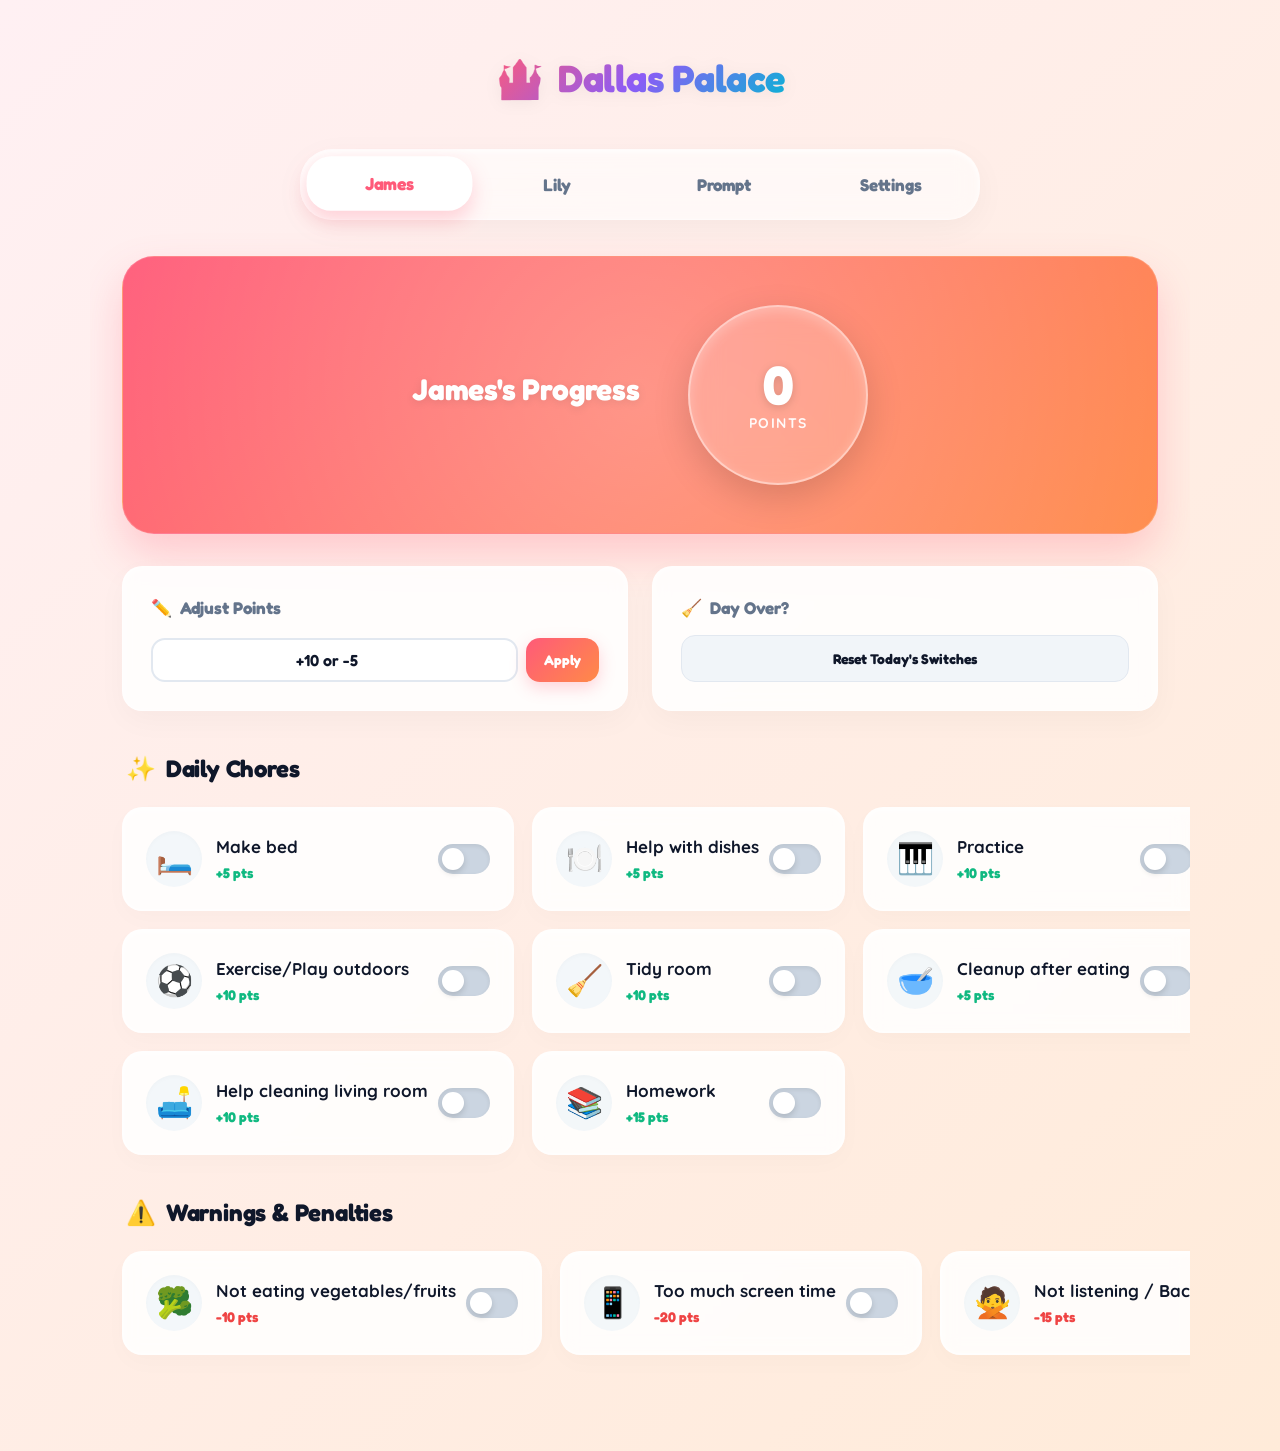
<file: index.html>
<!DOCTYPE html>
<html lang="en">
<head>
  <meta charset="UTF-8">
  <meta name="viewport" content="width=device-width, initial-scale=1, viewport-fit=cover">
  <title>Dallas Palace Chore Tracker</title>
  
  <!-- iOS Meta Tags for Home Screen Web App -->
  <meta name="apple-mobile-web-app-capable" content="yes">
  <meta name="apple-mobile-web-app-status-bar-style" content="black-translucent">
  <meta name="apple-mobile-web-app-title" content="Dallas Palace">
  
  <!-- Google Fonts -->
  <link rel="preconnect" href="https://fonts.googleapis.com">
  <link rel="preconnect" href="https://fonts.gstatic.com" crossorigin>
  <link href="https://fonts.googleapis.com/css2?family=Fredoka:wght@400;600;700;800&family=Quicksand:wght@400;600;700&display=swap" rel="stylesheet">
  
  <link rel="stylesheet" href="tracker.css">
</head>
<body>

  <!-- Confetti Particle Canvas -->
  <canvas id="confetti-canvas"></canvas>

  <div class="app-container">
    
    <!-- Top Header -->
    <header>
      <div class="brand-title">
        <span>🏰</span>
        <span>Dallas Palace</span>
      </div>

    </header>

    <!-- Navigation Tabs -->
    <nav class="nav-tabs">
      <button class="nav-tab active" onclick="switchTab('kid-1')" id="tab-kid-1">Kid 1</button>
      <button class="nav-tab" onclick="switchTab('kid-2')" id="tab-kid-2">Kid 2</button>
      <button class="nav-tab" onclick="switchTab('prompt')" id="tab-prompt">Prompt</button>
      <button class="nav-tab" onclick="switchTab('settings')" id="tab-settings">Settings</button>
    </nav>

    <!-- ================= DASHBOARDS ================= -->
    <main>
      
      <!-- Kid 1 Dashboard View -->
      <div id="view-kid-1" class="tab-view">
        <!-- Hero Point Card -->
        <div class="dashboard-hero">
          <div class="hero-title" id="hero-title-1">James's Progress</div>
          <div class="points-bubble" id="bubble-1">
            <span class="points-num" id="points-1">0</span>
            <span class="points-lbl">points</span>
          </div>
        </div>

        <!-- Controls Row -->
        <div class="controls-row">
          <!-- Manual Adj Card -->
          <div class="card">
            <div class="card-title">
              <span>✏️</span> Adjust Points
            </div>
            <div class="manual-adj-form">
              <input type="number" class="manual-adj-input" id="adj-1" placeholder="+10 or -5">
              <button class="btn btn-theme" onclick="applyManualAdjustment(0)">Apply</button>
            </div>
          </div>
          <!-- Reset Switches Card -->
          <div class="card">
            <div class="card-title">
              <span>🧹</span> Day Over?
            </div>
            <button class="btn btn-secondary btn-full" onclick="confirmResetSwitches(0)">
              Reset Today's Switches
            </button>
          </div>
        </div>

        <!-- Chores Section -->
        <div class="section-header">
          <span>✨</span> Daily Chores
        </div>
        <div class="grid-container" id="chores-grid-1">
          <!-- Populated by JS -->
        </div>

        <!-- Penalties Section -->
        <div class="section-header">
          <span>⚠️</span> Warnings & Penalties
        </div>
        <div class="grid-container" id="penalties-grid-1">
          <!-- Populated by JS -->
        </div>
      </div>

      <!-- Kid 2 Dashboard View -->
      <div id="view-kid-2" class="tab-view hidden">
        <!-- Hero Point Card -->
        <div class="dashboard-hero">
          <div class="hero-title" id="hero-title-2">Lily's Progress</div>
          <div class="points-bubble" id="bubble-2">
            <span class="points-num" id="points-2">0</span>
            <span class="points-lbl">points</span>
          </div>
        </div>

        <!-- Controls Row -->
        <div class="controls-row">
          <!-- Manual Adj Card -->
          <div class="card">
            <div class="card-title">
              <span>✏️</span> Adjust Points
            </div>
            <div class="manual-adj-form">
              <input type="number" class="manual-adj-input" id="adj-2" placeholder="+10 or -5">
              <button class="btn btn-theme" onclick="applyManualAdjustment(1)">Apply</button>
            </div>
          </div>
          <!-- Reset Switches Card -->
          <div class="card">
            <div class="card-title">
              <span>🧹</span> Day Over?
            </div>
            <button class="btn btn-secondary btn-full" onclick="confirmResetSwitches(1)">
              Reset Today's Switches
            </button>
          </div>
        </div>

        <!-- Chores Section -->
        <div class="section-header">
          <span>✨</span> Daily Chores
        </div>
        <div class="grid-container" id="chores-grid-2">
          <!-- Populated by JS -->
        </div>

        <!-- Penalties Section -->
        <div class="section-header">
          <span>⚠️</span> Warnings & Penalties
        </div>
        <div class="grid-container" id="penalties-grid-2">
          <!-- Populated by JS -->
        </div>
      </div>

      <!-- ================= PROMPT VIEW ================= -->
      <div id="view-prompt" class="tab-view hidden">
        <div class="prompt-container">
          <div class="prompt-header">
            <h3>App Creation Prompt</h3>
            <button class="btn btn-theme" onclick="copyPromptText()" id="btn-copy-prompt">
              <svg style="width:16px;height:16px;fill:currentColor;" viewBox="0 0 24 24">
                <path d="M16 1H4c-1.1 0-2 .9-2 2v14h2V3h12V1zm3 4H8c-1.1 0-2 .9-2 2v14c0 1.1.9 2 2 2h11c1.1 0 2-.9 2-2V7c0-1.1-.9-2-2-2zm0 16H8V7h11v14z"/>
              </svg>
              Copy Prompt
            </button>
          </div>
          <div class="prompt-body" id="prompt-content">Build a colorful chore and task tracking app for 2 kids as a single downloadable HTML file that works as a web app on android phone/ipad (saved to home screen via any browser). Name it "Dallas Palace Chore Tracker".

Next to the Settings button, add a tab named "Prompt" where the below prompt is pasted and nicely formatted - for anyone who wants to recreate the app using this prompt.

Layout & Design
• Two separate kid dashboards as tabs at the top
• Tab labels should show the kid's actual name (customizable)
• Theme with bright, colorful kid-friendly design
• Each chore displayed as a colorful card with a toggle switch
• Cumulative points displayed at the top of each kid's dashboard

Chores & Points
• Default starter chores: Make bed (5pts), Help with dishes (5pts), Practice (10pts), Exercise/Play outdoors (10pts), Tidy room (10pts), Cleanup after eating (5pts), Help cleaning living room (10pts), Homework (15pts)
• Tapping a chore card toggles it on/off and adds/deducts points accordingly
• A manual point adjustment field on each kid's page — type any positive or negative number and tap Apply to instantly update their total

Penalties
• A separate Penalties section in Settings where you can add negative-point items if needed (e.g. not eating vegetables/fruits -10 pts, too much screen time -20 pts)

Settings Panel
• Rename each kid (names update everywhere including tabs)
• Add, edit, and delete chores with custom names and point values
• Add, edit, and delete penalty items with custom names and point values
• Total Reset should happen only with confirmation
• A separate "Reset today's switches" button on each kid's dashboard that clears daily toggles without wiping cumulative points

Technical Requirements
• Single self-contained HTML file, no external dependencies
• Uses localStorage to persist all data (points, names, chores, today's switches) between sessions
• Includes apple-mobile-web-app-capable meta tags so it works cleanly when added to iPad home screen</div>
        </div>
      </div>

      <!-- ================= SETTINGS VIEW ================= -->
      <div id="view-settings" class="tab-view hidden">
        <div class="settings-container">
          
          <!-- Rename Kids -->
          <div class="settings-section-card">
            <h3>👤 Rename Kids</h3>
            <div class="settings-grid">
              <div class="input-group">
                <label class="input-label" for="input-kid1-name">Kid 1 Name</label>
                <input type="text" class="text-input" id="input-kid1-name" oninput="saveKidNames()">
              </div>
              <div class="input-group">
                <label class="input-label" for="input-kid2-name">Kid 2 Name</label>
                <input type="text" class="text-input" id="input-kid2-name" oninput="saveKidNames()">
              </div>
            </div>
          </div>

          <!-- Manage Chores -->
          <div class="settings-section-card">
            <h3>✨ Manage Chores</h3>
            <div class="settings-items-list" id="settings-chores-list">
              <!-- Rendered by JS -->
            </div>
            
            <div class="add-item-form">
              <h4 style="font-family: var(--font-display); font-size:14px; margin-bottom:6px;">Add New Chore</h4>
              <div class="add-item-row">
                <input type="text" class="text-input" id="new-chore-name" placeholder="Chore Name" style="padding: 8px;">
                <input type="number" class="text-input" id="new-chore-points" placeholder="Pts" style="padding: 8px;">
                <input type="text" class="text-input" id="new-chore-emoji" placeholder="Emoji" style="padding: 8px; text-align: center;">
              </div>
              <button class="btn btn-theme" onclick="addNewChore()" style="margin-top: 8px;">➕ Add Chore</button>
            </div>
          </div>

          <!-- Manage Penalties -->
          <div class="settings-section-card">
            <h3>⚠️ Manage Penalties</h3>
            <div class="settings-items-list" id="settings-penalties-list">
              <!-- Rendered by JS -->
            </div>
            
            <div class="add-item-form">
              <h4 style="font-family: var(--font-display); font-size:14px; margin-bottom:6px;">Add New Penalty</h4>
              <div class="add-item-row">
                <input type="text" class="text-input" id="new-penalty-name" placeholder="Penalty Name" style="padding: 8px;">
                <input type="number" class="text-input" id="new-penalty-points" placeholder="Pts" style="padding: 8px;">
                <input type="text" class="text-input" id="new-penalty-emoji" placeholder="Emoji" style="padding: 8px; text-align: center;">
              </div>
              <button class="btn btn-danger" onclick="addNewPenalty()" style="margin-top: 8px;">➕ Add Penalty</button>
            </div>
          </div>

          <!-- Total Reset -->
          <div class="settings-section-card" style="border-color: rgba(239, 68, 68, 0.3);">
            <h3 style="color: var(--danger); border-bottom-color: #fee2e2;">🚨 Danger Zone</h3>
            <p style="font-size: 13px; color: var(--text-muted); margin-bottom: 16px;">
              Wipe all points, rename kids back to default, and restore starter chores and penalty lists.
            </p>
            <button class="btn btn-danger btn-full" onclick="triggerTotalReset()">
              ⚠️ Total Reset (Wipe Everything)
            </button>
          </div>

        </div>
      </div>

    </main>
  </div>

  <!-- Custom Confirmation Modals -->
  <div class="modal-overlay" id="confirm-modal-overlay">
    <div class="modal">
      <div class="modal-title" id="modal-title-text">Confirm Action</div>
      <div class="modal-desc" id="modal-desc-text">Are you sure you want to proceed?</div>
      <div class="modal-actions">
        <button class="btn btn-secondary" onclick="closeConfirmModal(false)">Cancel</button>
        <button class="btn btn-danger" id="modal-confirm-btn" onclick="closeConfirmModal(true)">Yes, Proceed</button>
      </div>
    </div>
  </div>

  <!-- Toast Toast Notification -->
  <div class="toast" id="toast">
    <span id="toast-emoji">🎉</span>
    <span id="toast-text">Toggled successfully!</span>
  </div>

  <!-- ================= APP LOGIC ================= -->
  <script>
    // State management constants
    const STORAGE_KEY = 'dallas_palace_chore_tracker_state';

    const DEFAULT_CHORES = [
      { id: 'c1', name: 'Make bed', points: 5, emoji: '🛏️' },
      { id: 'c2', name: 'Help with dishes', points: 5, emoji: '🍽️' },
      { id: 'c3', name: 'Practice', points: 10, emoji: '🎹' },
      { id: 'c4', name: 'Exercise/Play outdoors', points: 10, emoji: '⚽' },
      { id: 'c5', name: 'Tidy room', points: 10, emoji: '🧹' },
      { id: 'c6', name: 'Cleanup after eating', points: 5, emoji: '🥣' },
      { id: 'c7', name: 'Help cleaning living room', points: 10, emoji: '🛋️' },
      { id: 'c8', name: 'Homework', points: 15, emoji: '📚' }
    ];

    const DEFAULT_PENALTIES = [
      { id: 'p1', name: 'Not eating vegetables/fruits', points: -10, emoji: '🥦' },
      { id: 'p2', name: 'Too much screen time', points: -20, emoji: '📱' },
      { id: 'p3', name: 'Not listening / Backtalk', points: -15, emoji: '🙅' }
    ];

    // Global application state
    let state = {
      activeTab: 'kid-1', // 'kid-1', 'kid-2', 'prompt', 'settings'
      kids: [
        { id: 'k1', name: 'James', points: 0, switches: {} },
        { id: 'k2', name: 'Lily', points: 0, switches: {} }
      ],
      chores: [...DEFAULT_CHORES],
      penalties: [...DEFAULT_PENALTIES]
    };

    let editingChoreId = null;
    let editingPenaltyId = null;

    // Load initial state
    function loadState() {
      const data = localStorage.getItem(STORAGE_KEY);
      if (data) {
        try {
          const parsed = JSON.parse(data);
          // Check version / compatibility structure
          if (parsed && parsed.kids && parsed.chores && parsed.penalties) {
            state = parsed;
          }
        } catch (e) {
          console.error("Error loading localStorage data", e);
        }
      } else {
        saveToLocalStorage();
      }
    }

    function saveToLocalStorage() {
      localStorage.setItem(STORAGE_KEY, JSON.stringify(state));
    }

    // Modal Prompts helper variables
    let modalActionCallback = null;
    let savedScrollY = 0;

    function lockBodyScroll() {
      savedScrollY = window.scrollY;
      document.body.classList.add('modal-open');
      document.body.style.top = `-${savedScrollY}px`;
    }

    function unlockBodyScroll() {
      document.body.classList.remove('modal-open');
      document.body.style.top = '';
      window.scrollTo(0, savedScrollY);
    }

    function openConfirmModal(title, desc, confirmText, callback) {
      document.getElementById('modal-title-text').innerText = title;
      document.getElementById('modal-desc-text').innerText = desc;
      const confirmBtn = document.getElementById('modal-confirm-btn');
      confirmBtn.innerText = confirmText;
      
      modalActionCallback = callback;
      document.getElementById('confirm-modal-overlay').classList.add('active');
      lockBodyScroll();
    }

    function closeConfirmModal(confirmed) {
      document.getElementById('confirm-modal-overlay').classList.remove('active');
      unlockBodyScroll();
      if (confirmed && modalActionCallback) {
        modalActionCallback();
      }
      modalActionCallback = null;
    }

    // Prevent accidental taps while scrolling on touch devices
    function attachScrollSafeClick(element, handler) {
      let startX = 0;
      let startY = 0;
      let moved = false;

      element.addEventListener('touchstart', (e) => {
        startX = e.touches[0].clientX;
        startY = e.touches[0].clientY;
        moved = false;
      }, { passive: true });

      element.addEventListener('touchmove', (e) => {
        const touch = e.touches[0];
        if (Math.abs(touch.clientX - startX) > 10 || Math.abs(touch.clientY - startY) > 10) {
          moved = true;
        }
      }, { passive: true });

      element.addEventListener('click', (e) => {
        if (moved) {
          e.preventDefault();
          return;
        }
        handler(e);
      });
    }

    // Show custom toast notification
    let toastTimeout = null;
    function showToast(text, emoji = '🎉') {
      const toast = document.getElementById('toast');
      document.getElementById('toast-text').innerText = text;
      document.getElementById('toast-emoji').innerText = emoji;
      
      toast.classList.add('active');
      
      if (toastTimeout) clearTimeout(toastTimeout);
      toastTimeout = setTimeout(() => {
        toast.classList.remove('active');
      }, 2500);
    }

    // Navigation and Themes
    function switchTab(tabId) {
      state.activeTab = tabId;
      
      // Update dynamic style attributes for theme
      const root = document.documentElement;
      if (tabId === 'kid-1') {
        root.style.setProperty('--theme-primary', 'var(--kid1-primary)');
        root.style.setProperty('--theme-secondary', 'var(--kid1-secondary)');
        root.style.setProperty('--theme-gradient', 'var(--kid1-gradient)');
        root.style.setProperty('--theme-bg', 'var(--kid1-bg)');
        root.style.setProperty('--theme-shadow', 'var(--kid1-shadow)');
        root.style.setProperty('--theme-bg-gradient', 'var(--kid1-bg-gradient)');
      } else if (tabId === 'kid-2') {
        root.style.setProperty('--theme-primary', 'var(--kid2-primary)');
        root.style.setProperty('--theme-secondary', 'var(--kid2-secondary)');
        root.style.setProperty('--theme-gradient', 'var(--kid2-gradient)');
        root.style.setProperty('--theme-bg', 'var(--kid2-bg)');
        root.style.setProperty('--theme-shadow', 'var(--kid2-shadow)');
        root.style.setProperty('--theme-bg-gradient', 'var(--kid2-bg-gradient)');
      } else {
        // Admin or settings style
        root.style.setProperty('--theme-primary', 'var(--admin-primary)');
        root.style.setProperty('--theme-secondary', 'var(--admin-primary)');
        root.style.setProperty('--theme-gradient', 'var(--admin-gradient)');
        root.style.setProperty('--theme-bg', '#faf5ff');
        root.style.setProperty('--theme-shadow', 'var(--admin-shadow)');
        root.style.setProperty('--theme-bg-gradient', 'var(--admin-bg-gradient)');
      }

      // Hide all tabs
      document.querySelectorAll('.tab-view').forEach(view => {
        view.classList.add('hidden');
      });
      document.querySelectorAll('.nav-tab').forEach(tab => {
        tab.classList.remove('active');
      });

      // Show selected tab
      if (tabId === 'kid-1') {
        document.getElementById('view-kid-1').classList.remove('hidden');
        document.getElementById('tab-kid-1').classList.add('active');
      } else if (tabId === 'kid-2') {
        document.getElementById('view-kid-2').classList.remove('hidden');
        document.getElementById('tab-kid-2').classList.add('active');
      } else if (tabId === 'prompt') {
        document.getElementById('view-prompt').classList.remove('hidden');
        document.getElementById('tab-prompt').classList.add('active');
      } else if (tabId === 'settings') {
        document.getElementById('view-settings').classList.remove('hidden');
        document.getElementById('tab-settings').classList.add('active');
        renderSettingsLists();
      }

      renderUI();
    }

    // Apply points animation
    function animatePoints(kidIndex) {
      const bubbleId = `bubble-${kidIndex + 1}`;
      const bubble = document.getElementById(bubbleId);
      bubble.classList.add('pop');
      setTimeout(() => {
        bubble.classList.remove('pop');
      }, 200);
    }

    // Toggle Chore Cards
    function toggleChore(kidIndex, choreId, event) {
      event.preventDefault(); // Stop double activation on label clicks
      const kid = state.kids[kidIndex];
      const chore = state.chores.find(c => c.id === choreId);
      if (!chore) return;

      const card = document.getElementById(`chore-card-${kidIndex}-${choreId}`);
      const checkbox = document.getElementById(`chore-check-${kidIndex}-${choreId}`);
      
      const isCurrentlyActive = !!kid.switches[choreId];
      const newActiveState = !isCurrentlyActive;

      // Update State
      kid.switches[choreId] = newActiveState;
      checkbox.checked = newActiveState;

      // Calculate Point Change
      if (newActiveState) {
        kid.points += chore.points;
        card.classList.add('chore-active');
        
        // Custom Confetti Trigger
        const rect = card.getBoundingClientRect();
        const triggerX = rect.left + rect.width / 2;
        const triggerY = rect.top + rect.height / 2;
        triggerConfetti(triggerX, triggerY);
        showToast(`${kid.name} earned +${chore.points} points for "${chore.name}"! 🌟`, chore.emoji);
      } else {
        kid.points -= chore.points;
        card.classList.remove('chore-active');
        showToast(`Removed "${chore.name}" toggle for ${kid.name}. Points adjusted.`, 'ℹ️');
      }

      saveToLocalStorage();
      animatePoints(kidIndex);
      renderUI();
    }

    // Toggle Penalty Cards
    function togglePenalty(kidIndex, penaltyId, event) {
      event.preventDefault();
      const kid = state.kids[kidIndex];
      const penalty = state.penalties.find(p => p.id === penaltyId);
      if (!penalty) return;

      const card = document.getElementById(`penalty-card-${kidIndex}-${penaltyId}`);
      const checkbox = document.getElementById(`penalty-check-${kidIndex}-${penaltyId}`);
      
      const isCurrentlyActive = !!kid.switches[penaltyId];
      const newActiveState = !isCurrentlyActive;

      // Update State
      kid.switches[penaltyId] = newActiveState;
      checkbox.checked = newActiveState;

      // Calculate Point Change (penalty points are negative)
      const absPts = Math.abs(penalty.points);
      if (newActiveState) {
        kid.points -= absPts; // Deduct penalty points
        card.classList.add('penalty-active');
        
        // Shake feedback
        card.classList.add('shake-anim');
        setTimeout(() => card.classList.remove('shake-anim'), 500);

        showToast(`${kid.name} received a penalty of -${absPts} points for "${penalty.name}"! ⚠️`, penalty.emoji || '⚠️');
      } else {
        kid.points += absPts; // Put points back if cleared
        card.classList.remove('penalty-active');
        showToast(`Removed "${penalty.name}" penalty for ${kid.name}.`, 'ℹ️');
      }

      saveToLocalStorage();
      animatePoints(kidIndex);
      renderUI();
    }

    // Manual Point Adjustments
    function applyManualAdjustment(kidIndex) {
      const kid = state.kids[kidIndex];
      const input = document.getElementById(`adj-${kidIndex + 1}`);
      const value = parseInt(input.value, 10);

      if (isNaN(value)) {
        showToast("Please enter a valid number first!", "⚠️");
        return;
      }

      kid.points += value;
      input.value = ''; // clear

      showToast(`Adjusted ${kid.name}'s points by ${value > 0 ? '+' + value : value}!`, value > 0 ? '✨' : '⚠️');
      animatePoints(kidIndex);
      saveToLocalStorage();
      renderUI();
    }

    // Confirm Today's Switches Reset
    function confirmResetSwitches(kidIndex) {
      const kid = state.kids[kidIndex];
      openConfirmModal(
        "Reset Switches?",
        `Reset all daily chore and penalty toggles for ${kid.name}? Points accumulated so far will NOT be changed.`,
        "Reset Switches",
        () => {
          // Clear switches
          kid.switches = {};
          saveToLocalStorage();
          renderUI();
          showToast(`Toggles reset for ${kid.name}! Ready for a new day! ☀️`, '🧹');
        }
      );
    }

    // Rename Kids
    function saveKidNames() {
      const name1Input = document.getElementById('input-kid1-name');
      const name2Input = document.getElementById('input-kid2-name');

      state.kids[0].name = name1Input.value.trim() || 'Kid 1';
      state.kids[1].name = name2Input.value.trim() || 'Kid 2';

      saveToLocalStorage();
      // Tabs and other titles will update dynamically in renderUI
      renderUI();
    }

    // ================= SETTINGS ADD/EDIT/DELETE =================

    // Add Chore
    function addNewChore() {
      const nameIn = document.getElementById('new-chore-name');
      const pointsIn = document.getElementById('new-chore-points');
      const emojiIn = document.getElementById('new-chore-emoji');

      const name = nameIn.value.trim();
      const points = parseInt(pointsIn.value, 10);
      const emoji = emojiIn.value.trim() || '✨';

      if (!name || isNaN(points)) {
        showToast("Please fill out Name and Points values!", "⚠️");
        return;
      }

      const id = 'c_' + Date.now();
      state.chores.push({ id, name, points, emoji });

      // Clear input fields
      nameIn.value = '';
      pointsIn.value = '';
      emojiIn.value = '';

      saveToLocalStorage();
      renderSettingsLists();
      renderUI();
      showToast(`Chore "${name}" added!`, emoji);
    }

    // Add Penalty
    function addNewPenalty() {
      const nameIn = document.getElementById('new-penalty-name');
      const pointsIn = document.getElementById('new-penalty-points');
      const emojiIn = document.getElementById('new-penalty-emoji');

      const name = nameIn.value.trim();
      let points = parseInt(pointsIn.value, 10);
      const emoji = emojiIn.value.trim() || '⚠️';

      if (!name || isNaN(points)) {
        showToast("Please fill out Name and Points values!", "⚠️");
        return;
      }

      // Automatically store penalties as negative points
      if (points > 0) points = -points;

      const id = 'p_' + Date.now();
      state.penalties.push({ id, name, points, emoji });

      // Clear input fields
      nameIn.value = '';
      pointsIn.value = '';
      emojiIn.value = '';

      saveToLocalStorage();
      renderSettingsLists();
      renderUI();
      showToast(`Penalty "${name}" added!`, emoji);
    }

    // Delete Chore
    function deleteChore(id) {
      const chore = state.chores.find(c => c.id === id);
      const choreName = chore ? chore.name : "this chore";
      openConfirmModal(
        "Delete Chore?",
        `Are you sure you want to delete "${choreName}"? Kids will no longer see this chore on their dashboards.`,
        "Delete",
        () => {
          // Remove chore from list
          state.chores = state.chores.filter(c => c.id !== id);
          
          // Clean up kid switches
          state.kids.forEach(kid => {
            delete kid.switches[id];
          });

          saveToLocalStorage();
          renderSettingsLists();
          renderUI();
          showToast(`Chore "${choreName}" deleted.`, '🗑️');
        }
      );
    }

    // Delete Penalty
    function deletePenalty(id) {
      const penalty = state.penalties.find(p => p.id === id);
      const penaltyName = penalty ? penalty.name : "this penalty";
      openConfirmModal(
        "Delete Penalty?",
        `Are you sure you want to delete "${penaltyName}"? Kids will no longer see this penalty on their dashboards.`,
        "Delete",
        () => {
          // Remove penalty from list
          state.penalties = state.penalties.filter(p => p.id !== id);

          // Clean up kid switches
          state.kids.forEach(kid => {
            delete kid.switches[id];
          });

          saveToLocalStorage();
          renderSettingsLists();
          renderUI();
          showToast(`Penalty "${penaltyName}" deleted.`, '🗑️');
        }
      );
    }

    // Trigger Total Reset
    function triggerTotalReset() {
      openConfirmModal(
        "🚨 TOTAL RESET?",
        "This will permanently WIPE all points, custom chores, custom penalties, and names. It resets the app to its original default state.",
        "WIPE EVERYTHING",
        () => {
          // Wipe to default
          state.kids = [
            { id: 'k1', name: 'James', points: 0, switches: {} },
            { id: 'k2', name: 'Lily', points: 0, switches: {} }
          ];
          state.chores = [...DEFAULT_CHORES];
          state.penalties = [...DEFAULT_PENALTIES];

          saveToLocalStorage();
          
          // Populate settings inputs
          document.getElementById('input-kid1-name').value = state.kids[0].name;
          document.getElementById('input-kid2-name').value = state.kids[1].name;

          renderSettingsLists();
          renderUI();
          showToast("App has been reset to defaults!", "🔄");
        }
      );
    }

    // Render Lists in Settings panel
    function renderSettingsLists() {
      const choresContainer = document.getElementById('settings-chores-list');
      choresContainer.innerHTML = '';
      
      state.chores.forEach(chore => {
        const row = document.createElement('div');
        row.className = 'settings-item-row';
        
        if (editingChoreId === chore.id) {
          row.innerHTML = `
            <div class="settings-item-info" style="gap: 4px;">
              <input type="text" class="edit-input edit-input-emoji" id="edit-chore-emoji-${chore.id}" value="${chore.emoji}">
              <input type="text" class="edit-input edit-input-name" id="edit-chore-name-${chore.id}" value="${chore.name}">
              <input type="number" class="edit-input edit-input-points" id="edit-chore-points-${chore.id}" value="${chore.points}">
            </div>
            <div class="settings-item-actions">
              <button class="btn-icon btn-icon-edit" onclick="saveChoreEdit('${chore.id}')" title="Save" style="color:var(--success)">
                <svg style="width:18px;height:18px;fill:currentColor" viewBox="0 0 24 24">
                  <path d="M9 16.17L4.83 12l-1.42 1.41L9 19 21 7l-1.41-1.41z"/>
                </svg>
              </button>
              <button class="btn-icon btn-icon-delete" onclick="cancelChoreEdit()" title="Cancel">
                <svg style="width:18px;height:18px;fill:currentColor" viewBox="0 0 24 24">
                  <path d="M19 6.41L17.59 5 12 10.59 6.41 5 5 6.41 10.59 12 5 17.59 6.41 19 12 13.41 17.59 19 19 17.59 13.41 12z"/>
                </svg>
              </button>
            </div>
          `;
        } else {
          row.innerHTML = `
            <div class="settings-item-info">
              <span style="font-size:18px">${chore.emoji}</span>
              <span class="settings-item-name">${chore.name}</span>
              <span class="points-plus" style="font-size:12px; margin-left:4px; font-family:var(--font-display)">(+${chore.points}pts)</span>
            </div>
            <div class="settings-item-actions">
              <button class="btn-icon btn-icon-edit" onclick="startChoreEdit('${chore.id}')" title="Edit Chore">
                <svg style="width:18px;height:18px;fill:currentColor" viewBox="0 0 24 24">
                  <path d="M3 17.25V21h3.75L17.81 9.94l-3.75-3.75L3 17.25zM20.71 7.04c.39-.39.39-1.02 0-1.41l-2.34-2.34c-.39-.39-1.02-.39-1.41 0l-1.83 1.83 3.75 3.75 1.83-1.83z"/>
                </svg>
              </button>
              <button class="btn-icon btn-icon-delete" onclick="deleteChore('${chore.id}')" title="Delete Chore">
                <svg style="width:18px;height:18px;fill:currentColor" viewBox="0 0 24 24">
                  <path d="M6 19c0 1.1.9 2 2 2h8c1.1 0 2-.9 2-2V7H6v12zM19 4h-3.5l-1-1h-5l-1 1H5v2h14V4z"/>
                </svg>
              </button>
            </div>
          `;
        }
        choresContainer.appendChild(row);
      });

      const penaltiesContainer = document.getElementById('settings-penalties-list');
      penaltiesContainer.innerHTML = '';
      
      state.penalties.forEach(penalty => {
        const row = document.createElement('div');
        row.className = 'settings-item-row';
        
        if (editingPenaltyId === penalty.id) {
          row.innerHTML = `
            <div class="settings-item-info" style="gap: 4px;">
              <input type="text" class="edit-input edit-input-emoji" id="edit-penalty-emoji-${penalty.id}" value="${penalty.emoji}">
              <input type="text" class="edit-input edit-input-name" id="edit-penalty-name-${penalty.id}" value="${penalty.name}">
              <input type="number" class="edit-input edit-input-points" id="edit-penalty-points-${penalty.id}" value="${Math.abs(penalty.points)}">
            </div>
            <div class="settings-item-actions">
              <button class="btn-icon btn-icon-edit" onclick="savePenaltyEdit('${penalty.id}')" title="Save" style="color:var(--success)">
                <svg style="width:18px;height:18px;fill:currentColor" viewBox="0 0 24 24">
                  <path d="M9 16.17L4.83 12l-1.42 1.41L9 19 21 7l-1.41-1.41z"/>
                </svg>
              </button>
              <button class="btn-icon btn-icon-delete" onclick="cancelPenaltyEdit()" title="Cancel">
                <svg style="width:18px;height:18px;fill:currentColor" viewBox="0 0 24 24">
                  <path d="M19 6.41L17.59 5 12 10.59 6.41 5 5 6.41 10.59 12 5 17.59 6.41 19 12 13.41 17.59 19 19 17.59 13.41 12z"/>
                </svg>
              </button>
            </div>
          `;
        } else {
          row.innerHTML = `
            <div class="settings-item-info">
              <span style="font-size:18px">${penalty.emoji}</span>
              <span class="settings-item-name">${penalty.name}</span>
              <span class="points-minus" style="font-size:12px; margin-left:4px; font-family:var(--font-display)">(${penalty.points}pts)</span>
            </div>
            <div class="settings-item-actions">
              <button class="btn-icon btn-icon-edit" onclick="startPenaltyEdit('${penalty.id}')" title="Edit Penalty">
                <svg style="width:18px;height:18px;fill:currentColor" viewBox="0 0 24 24">
                  <path d="M3 17.25V21h3.75L17.81 9.94l-3.75-3.75L3 17.25zM20.71 7.04c.39-.39.39-1.02 0-1.41l-2.34-2.34c-.39-.39-1.02-.39-1.41 0l-1.83 1.83 3.75 3.75 1.83-1.83z"/>
                </svg>
              </button>
              <button class="btn-icon btn-icon-delete" onclick="deletePenalty('${penalty.id}')" title="Delete Penalty">
                <svg style="width:18px;height:18px;fill:currentColor" viewBox="0 0 24 24">
                  <path d="M6 19c0 1.1.9 2 2 2h8c1.1 0 2-.9 2-2V7H6v12zM19 4h-3.5l-1-1h-5l-1 1H5v2h14V4z"/>
                </svg>
              </button>
            </div>
          `;
        }
        penaltiesContainer.appendChild(row);
      });
    }

    function startChoreEdit(id) {
      editingChoreId = id;
      renderSettingsLists();
    }

    function cancelChoreEdit() {
      editingChoreId = null;
      renderSettingsLists();
    }

    function saveChoreEdit(id) {
      const emoji = document.getElementById(`edit-chore-emoji-${id}`).value.trim() || '✨';
      const name = document.getElementById(`edit-chore-name-${id}`).value.trim();
      const points = parseInt(document.getElementById(`edit-chore-points-${id}`).value, 10);

      if (!name || isNaN(points)) {
        showToast("Please fill out Name and Points!", "⚠️");
        return;
      }

      const chore = state.chores.find(c => c.id === id);
      if (chore) {
        chore.emoji = emoji;
        chore.name = name;
        chore.points = points;
      }

      editingChoreId = null;
      saveToLocalStorage();
      renderSettingsLists();
      renderUI();
      showToast("Chore updated successfully!");
    }

    function startPenaltyEdit(id) {
      editingPenaltyId = id;
      renderSettingsLists();
    }

    function cancelPenaltyEdit() {
      editingPenaltyId = null;
      renderSettingsLists();
    }

    function savePenaltyEdit(id) {
      const emoji = document.getElementById(`edit-penalty-emoji-${id}`).value.trim() || '⚠️';
      const name = document.getElementById(`edit-penalty-name-${id}`).value.trim();
      let points = Math.abs(parseInt(document.getElementById(`edit-penalty-points-${id}`).value, 10));

      if (!name || isNaN(points)) {
        showToast("Please fill out Name and Points!", "⚠️");
        return;
      }

      // Penalties are stored as negative points
      points = -points;

      const penalty = state.penalties.find(p => p.id === id);
      if (penalty) {
        penalty.emoji = emoji;
        penalty.name = name;
        penalty.points = points;
      }

      editingPenaltyId = null;
      saveToLocalStorage();
      renderSettingsLists();
      renderUI();
      showToast("Penalty updated successfully!");
    }

    // Copy Prompt Text to Clipboard
    function copyPromptText() {
      const text = document.getElementById('prompt-content').innerText;
      navigator.clipboard.writeText(text).then(() => {
        const btn = document.getElementById('btn-copy-prompt');
        const oldHTML = btn.innerHTML;
        btn.innerHTML = '✅ Copied!';
        btn.style.background = 'var(--success)';
        
        setTimeout(() => {
          btn.innerHTML = oldHTML;
          btn.style.background = '';
        }, 2000);
        showToast("Prompt copied to clipboard!", "📝");
      }).catch(err => {
        console.error("Could not copy text", err);
      });
    }

    // ================= MAIN RENDER =================
    function renderUI() {
      // 1. Update kid tabs
      const kid1Tab = document.getElementById('tab-kid-1');
      const kid2Tab = document.getElementById('tab-kid-2');
      
      kid1Tab.innerText = state.kids[0].name || 'Kid 1';
      kid2Tab.innerText = state.kids[1].name || 'Kid 2';

      // 2. Update dashboard titles & points
      document.getElementById('hero-title-1').innerText = `${state.kids[0].name}'s Progress`;
      document.getElementById('hero-title-2').innerText = `${state.kids[1].name}'s Progress`;

      document.getElementById('points-1').innerText = state.kids[0].points;
      document.getElementById('points-2').innerText = state.kids[1].points;

      // 3. Render Dashboard Items (Chores & Penalties Grid)
      for (let kidIndex = 0; kidIndex < 2; kidIndex++) {
        const kid = state.kids[kidIndex];

        // RENDER CHORES
        const choresGrid = document.getElementById(`chores-grid-${kidIndex + 1}`);
        choresGrid.innerHTML = '';

        state.chores.forEach(chore => {
          const isToggled = !!kid.switches[chore.id];
          const card = document.createElement('div');
          card.id = `chore-card-${kidIndex}-${chore.id}`;
          card.className = `item-card ${isToggled ? 'chore-active' : ''}`;
          attachScrollSafeClick(card, (e) => toggleChore(kidIndex, chore.id, e));

          card.innerHTML = `
            <div class="item-info">
              <div class="item-icon">${chore.emoji}</div>
              <div class="item-details">
                <span class="item-name">${chore.name}</span>
                <span class="item-points points-plus">+${chore.points} pts</span>
              </div>
            </div>
            <div class="switch-container">
              <label class="switch">
                <input type="checkbox" id="chore-check-${kidIndex}-${chore.id}" ${isToggled ? 'checked' : ''} onclick="event.stopPropagation()">
                <span class="slider"></span>
              </label>
            </div>
          `;
          choresGrid.appendChild(card);
        });

        // RENDER PENALTIES
        const penaltiesGrid = document.getElementById(`penalties-grid-${kidIndex + 1}`);
        penaltiesGrid.innerHTML = '';

        state.penalties.forEach(penalty => {
          const isToggled = !!kid.switches[penalty.id];
          const card = document.createElement('div');
          card.id = `penalty-card-${kidIndex}-${penalty.id}`;
          card.className = `item-card ${isToggled ? 'penalty-active' : ''}`;
          attachScrollSafeClick(card, (e) => togglePenalty(kidIndex, penalty.id, e));

          card.innerHTML = `
            <div class="item-info">
              <div class="item-icon">${penalty.emoji}</div>
              <div class="item-details">
                <span class="item-name">${penalty.name}</span>
                <span class="item-points points-minus">${penalty.points} pts</span>
              </div>
            </div>
            <div class="switch-container">
              <label class="switch">
                <input type="checkbox" id="penalty-check-${kidIndex}-${penalty.id}" ${isToggled ? 'checked' : ''} onclick="event.stopPropagation()">
                <span class="slider"></span>
              </label>
            </div>
          `;
          penaltiesGrid.appendChild(card);
        });
      }
    }

    // ================= CUSTOM CONFETTI ANIMATION =================
    const canvas = document.getElementById('confetti-canvas');
    const ctx = canvas.getContext('2d');
    
    let particles = [];
    let animationId = null;

    function resizeCanvas() {
      canvas.width = window.innerWidth;
      canvas.height = window.innerHeight;
    }
    
    window.addEventListener('resize', resizeCanvas, { passive: true });
    resizeCanvas();

    const isMobile = window.matchMedia('(max-width: 768px)').matches;

    class Particle {
      constructor(x, y) {
        this.x = x;
        this.y = y;
        this.size = Math.random() * 8 + 4;
        
        // Random pastel-like colors
        const colors = [
          '#ff6b6b', '#ff8e53', '#4e65ff', '#00d2fc', 
          '#a855f7', '#ec4899', '#10b981', '#f59e0b'
        ];
        this.color = colors[Math.floor(Math.random() * colors.length)];
        
        // Physics
        const angle = Math.random() * Math.PI * 2;
        const speed = Math.random() * 8 + 3;
        this.vx = Math.cos(angle) * speed;
        this.vy = Math.sin(angle) * speed - Math.random() * 5 - 2; // Bias upwards
        this.gravity = 0.3;
        this.opacity = 1;
        this.fade = Math.random() * 0.015 + 0.01;
      }

      update() {
        this.vy += this.gravity;
        this.x += this.vx;
        this.y += this.vy;
        this.opacity -= this.fade;
      }

      draw() {
        ctx.save();
        ctx.globalAlpha = this.opacity;
        ctx.fillStyle = this.color;
        ctx.beginPath();
        ctx.arc(this.x, this.y, this.size, 0, Math.PI * 2);
        ctx.fill();
        ctx.restore();
      }
    }

    function triggerConfetti(startX, startY) {
      const particleCount = isMobile ? 18 : 40;
      for (let i = 0; i < particleCount; i++) {
        particles.push(new Particle(startX, startY));
      }
      
      // Start loop if not running
      if (!animationId) {
        animateParticles();
      }
    }

    function animateParticles() {
      ctx.clearRect(0, 0, canvas.width, canvas.height);
      
      for (let i = particles.length - 1; i >= 0; i--) {
        const p = particles[i];
        p.update();
        p.draw();
        
        if (p.opacity <= 0 || p.y > canvas.height) {
          particles.splice(i, 1);
        }
      }

      if (particles.length > 0) {
        animationId = requestAnimationFrame(animateParticles);
      } else {
        animationId = null;
        ctx.clearRect(0, 0, canvas.width, canvas.height);
      }
    }

    // ================= INITIALIZATION =================
    window.addEventListener('DOMContentLoaded', () => {
      loadState();
      
      // Initialize renaming inputs in settings panel with current data
      document.getElementById('input-kid1-name').value = state.kids[0].name;
      document.getElementById('input-kid2-name').value = state.kids[1].name;
      
      // Set correct active tab
      switchTab(state.activeTab);
    });
  </script>
</body>
</html>
</file>
<file: tracker.css>
/* Design Tokens & Theme Variables */
:root {
  --font-display: 'Fredoka', sans-serif;
  --font-body: 'Quicksand', sans-serif;
  color-scheme: light;
  
  /* Global Colors */
  --bg-primary: #f8fafc;
  --card-bg: rgba(255, 255, 255, 0.85);
  --text-main: #0f172a;
  --text-muted: #64748b;
  
  /* Kid 1 Theme (Coral/Sunset Orange) */
  --kid1-primary: #ff5a79;
  --kid1-secondary: #ff8a48;
  --kid1-gradient: linear-gradient(135deg, #ff5a79 0%, #ff8a48 100%);
  --kid1-bg: #fff5f6;
  --kid1-shadow: rgba(255, 90, 121, 0.25);
  --kid1-bg-gradient: linear-gradient(135deg, #fff0f3 0%, #ffebd9 100%);
  
  /* Kid 2 Theme (Ocean/Teal Blue) */
  --kid2-primary: #3b82f6;
  --kid2-secondary: #06b6d4;
  --kid2-gradient: linear-gradient(135deg, #3b82f6 0%, #06b6d4 100%);
  --kid2-bg: #f0f7ff;
  --kid2-shadow: rgba(59, 130, 246, 0.25);
  --kid2-bg-gradient: linear-gradient(135deg, #eef2ff 0%, #e0f7fc 100%);
  
  /* Neutral / Admin themes (Lavender/Magenta) */
  --admin-primary: #8b5cf6;
  --admin-gradient: linear-gradient(135deg, #8b5cf6 0%, #d946ef 100%);
  --admin-shadow: rgba(139, 92, 246, 0.25);
  --admin-bg-gradient: linear-gradient(135deg, #faf5ff 0%, #fae8ff 100%);
  
  --danger: #ef4444;
  --success: #10b981;
  --border-radius-lg: 28px;
  --border-radius-md: 20px;
  --border-radius-sm: 14px;
  
  /* Active Theme Dynamic Values (Defaults to Kid 1) */
  --theme-primary: var(--kid1-primary);
  --theme-secondary: var(--kid1-secondary);
  --theme-gradient: var(--kid1-gradient);
  --theme-bg: var(--kid1-bg);
  --theme-shadow: var(--kid1-shadow);
  --theme-bg-gradient: var(--kid1-bg-gradient);
  
  --transition-speed: 0.3s;
  --ease-elastic: cubic-bezier(0.34, 1.56, 0.64, 1);
}

* {
  box-sizing: border-box;
  margin: 0;
  padding: 0;
  -webkit-tap-highlight-color: transparent;
}

html {
  -webkit-text-size-adjust: 100%;
  text-size-adjust: 100%;
}

@media (hover: hover) and (pointer: fine) {
  html {
    scroll-behavior: smooth;
  }
}

body {
  font-family: var(--font-body);
  background: var(--theme-bg-gradient);
  color: var(--text-main);
  line-height: 1.5;
  padding-bottom: max(60px, calc(env(safe-area-inset-bottom) + 24px));
  padding-left: env(safe-area-inset-left);
  padding-right: env(safe-area-inset-right);
  min-height: 100vh;
  min-height: 100dvh;
  display: flex;
  flex-direction: column;
  align-items: center;
  overflow-x: clip;
  overscroll-behavior-y: none;
  -webkit-overflow-scrolling: touch;
}

body.modal-open {
  overflow: hidden;
  position: fixed;
  width: 100%;
  touch-action: none;
}

/* Confetti Canvas */
#confetti-canvas {
  position: fixed;
  top: 0;
  left: 0;
  width: 100%;
  height: 100%;
  pointer-events: none;
  z-index: 9999;
}

/* Container */
.app-container {
  width: 100%;
  max-width: 700px;
  padding: 20px 16px;
  padding-top: max(20px, env(safe-area-inset-top));
  position: relative;
  animation: fadeIn 0.4s ease-out;
  overflow-x: clip;
}

@keyframes fadeIn {
  from { opacity: 0; transform: translateY(10px); }
  to { opacity: 1; transform: translateY(0); }
}

/* Header Styling */
header {
  display: flex;
  justify-content: center;
  align-items: center;
  margin-bottom: 24px;
  padding: 10px 4px;
}

.brand-title {
  font-family: var(--font-display), system-ui, sans-serif;
  font-weight: 800;
  font-size: 28px;
  min-height: 1.2em;
  background: linear-gradient(135deg, #ff5a79 0%, #8b5cf6 50%, #06b6d4 100%);
  background-clip: text;
  -webkit-background-clip: text;
  -webkit-text-fill-color: transparent;
  display: flex;
  align-items: center;
  gap: 12px;
  filter: drop-shadow(0 2px 8px rgba(0, 0, 0, 0.05));
  letter-spacing: -0.5px;
}

/* Navigation Tabs */
.nav-tabs {
  display: flex;
  background: rgba(255, 255, 255, 0.6);
  backdrop-filter: blur(12px);
  -webkit-backdrop-filter: blur(12px);
  padding: 6px;
  border-radius: var(--border-radius-lg);
  margin-bottom: 24px;
  box-shadow: 0 8px 32px rgba(0, 0, 0, 0.04), inset 0 2px 4px rgba(255, 255, 255, 0.8);
  gap: 4px;
  border: 1px solid rgba(255, 255, 255, 0.4);
}

.nav-tab {
  flex: 1;
  border: none;
  background: none;
  padding: 14px 6px;
  font-family: var(--font-display);
  font-weight: 700;
  font-size: 15px;
  color: var(--text-muted);
  cursor: pointer;
  border-radius: var(--border-radius-md);
  transition: color var(--transition-speed) ease, background-color var(--transition-speed) ease, box-shadow var(--transition-speed) ease, transform var(--transition-speed) var(--ease-elastic);
  display: flex;
  justify-content: center;
  align-items: center;
  gap: 6px;
  white-space: nowrap;
  text-overflow: ellipsis;
  overflow: hidden;
  touch-action: manipulation;
  -webkit-user-select: none;
  user-select: none;
}

@media (hover: hover) and (pointer: fine) {
  .nav-tab:hover {
    color: var(--text-main);
    transform: translateY(-1px);
  }
}

.nav-tab.active {
  background-color: #ffffff;
  color: var(--theme-primary);
  box-shadow: 0 10px 20px var(--theme-shadow);
  transform: scale(1.03) translateY(-1px);
}

/* Dashboard Header Details */
.dashboard-hero {
  background: var(--theme-gradient);
  border-radius: var(--border-radius-lg);
  padding: 30px 24px;
  color: white;
  text-align: center;
  position: relative;
  overflow: hidden;
  box-shadow: 0 20px 40px var(--theme-shadow);
  margin-bottom: 28px;
  transition: background var(--transition-speed) ease, box-shadow var(--transition-speed) ease;
  border: 1px solid rgba(255, 255, 255, 0.2);
}

@media (hover: hover) and (pointer: fine) {
  .dashboard-hero::before {
    animation: shine 8s linear infinite;
  }
}

.dashboard-hero::before {
  content: '';
  position: absolute;
  top: -50%;
  left: -50%;
  width: 200%;
  height: 200%;
  background: radial-gradient(circle, rgba(255, 255, 255, 0.25) 0%, transparent 60%);
  pointer-events: none;
}

@keyframes shine {
  0% { transform: rotate(0deg); }
  100% { transform: rotate(360deg); }
}

.hero-title {
  font-family: var(--font-display);
  font-size: 22px;
  font-weight: 700;
  margin-bottom: 12px;
  text-shadow: 0 2px 8px rgba(0, 0, 0, 0.12);
  letter-spacing: -0.2px;
}

.points-bubble {
  display: inline-flex;
  flex-direction: column;
  align-items: center;
  background: rgba(255, 255, 255, 0.18);
  backdrop-filter: blur(16px);
  -webkit-backdrop-filter: blur(16px);
  border: 2.5px solid rgba(255, 255, 255, 0.45);
  border-radius: 50%;
  width: 146px;
  height: 146px;
  justify-content: center;
  margin: 8px 0;
  box-shadow: 0 12px 36px rgba(0, 0, 0, 0.15), inset 0 4px 12px rgba(255, 255, 255, 0.25);
  transition: transform 0.2s cubic-bezier(0.175, 0.885, 0.32, 1.275), box-shadow 0.2s ease;
  will-change: transform;
}

@media (hover: hover) and (pointer: fine) {
  .points-bubble {
    animation: float 4.5s ease-in-out infinite;
  }

  .points-bubble:hover {
    transform: scale(1.05);
    box-shadow: 0 16px 44px rgba(0, 0, 0, 0.2), inset 0 4px 12px rgba(255, 255, 255, 0.3);
  }
}

.points-bubble.pop {
  transform: scale(1.22);
}

.points-num {
  font-family: var(--font-display);
  font-size: 42px;
  font-weight: 800;
  line-height: 1;
  text-shadow: 0 2px 10px rgba(0, 0, 0, 0.15);
}

.points-lbl {
  font-size: 13px;
  font-weight: 800;
  text-transform: uppercase;
  letter-spacing: 1.5px;
  opacity: 0.95;
  margin-top: 2px;
}

@keyframes float {
  0%, 100% { transform: translateY(0px) rotate(0deg); }
  50% { transform: translateY(-10px) rotate(1deg); }
}

/* Manual Adjustments & Controls */
.controls-row {
  display: grid;
  grid-template-columns: 1fr 1fr;
  gap: 16px;
  margin-bottom: 28px;
}

.card {
  background-color: var(--card-bg);
  backdrop-filter: blur(8px);
  -webkit-backdrop-filter: blur(8px);
  border-radius: var(--border-radius-md);
  padding: 20px;
  box-shadow: 0 10px 30px rgba(0, 0, 0, 0.03), inset 0 2px 4px rgba(255, 255, 255, 0.6);
  border: 1px solid rgba(255, 255, 255, 0.5);
  display: flex;
  flex-direction: column;
  justify-content: space-between;
  transition: transform var(--transition-speed) var(--ease-elastic), box-shadow var(--transition-speed) ease;
}

@media (hover: hover) and (pointer: fine) {
  .card:hover {
    transform: translateY(-2px);
    box-shadow: 0 14px 35px rgba(0, 0, 0, 0.05);
  }
}

.card-title {
  font-family: var(--font-display);
  font-size: 16px;
  font-weight: 700;
  color: var(--text-muted);
  margin-bottom: 14px;
  display: flex;
  align-items: center;
  gap: 8px;
}

.manual-adj-form {
  display: flex;
  gap: 8px;
}

.manual-adj-input {
  flex: 1;
  border: 2px solid #e2e8f0;
  border-radius: var(--border-radius-sm);
  padding: 10px 14px;
  font-family: var(--font-display);
  font-size: 16px;
  font-weight: 600;
  outline: none;
  width: 100%;
  text-align: center;
  background-color: #ffffff;
  transition: all 0.2s ease;
  color: #0f172a;
  -webkit-text-fill-color: #0f172a;
  min-width: 0;
}

.manual-adj-input:focus {
  border-color: var(--theme-primary);
  background-color: #ffffff;
  box-shadow: 0 0 0 4px var(--theme-shadow);
}

.btn {
  font-family: var(--font-display);
  font-weight: 700;
  border: none;
  padding: 12px 18px;
  border-radius: var(--border-radius-sm);
  cursor: pointer;
  font-size: 14px;
  display: flex;
  align-items: center;
  justify-content: center;
  gap: 8px;
  transition: transform 0.25s var(--ease-elastic), box-shadow 0.25s ease, background-color 0.25s ease;
  color: white;
  touch-action: manipulation;
  -webkit-user-select: none;
  user-select: none;
}

.btn:active {
  transform: scale(0.95);
}

.btn-theme {
  background: var(--theme-gradient);
  box-shadow: 0 6px 16px var(--theme-shadow);
}

.btn-theme:active {
  transform: translateY(0) scale(0.96);
}

.btn-secondary {
  background-color: #f1f5f9;
  color: var(--text-main);
  border: 1px solid #e2e8f0;
  font-weight: 700;
}

.btn-danger {
  background-color: var(--danger);
  box-shadow: 0 6px 16px rgba(239, 68, 68, 0.2);
}

@media (hover: hover) and (pointer: fine) {
  .btn-theme:hover {
    transform: translateY(-2px);
    box-shadow: 0 10px 22px var(--theme-shadow);
  }

  .btn-secondary:hover {
    background-color: #e2e8f0;
    transform: translateY(-1px);
  }

  .btn-danger:hover {
    transform: translateY(-2px);
    box-shadow: 0 10px 22px rgba(239, 68, 68, 0.3);
  }
}

.btn-danger:active {
  transform: translateY(0) scale(0.96);
}

.btn-full {
  width: 100%;
  height: 100%;
  font-size: 14px;
  padding: 14px;
  border-radius: var(--border-radius-sm);
}

/* Chore and Penalty Sections */
.section-header {
  font-family: var(--font-display);
  font-size: 20px;
  font-weight: 800;
  color: var(--text-main);
  margin: 32px 0 14px 4px;
  display: flex;
  align-items: center;
  gap: 10px;
  letter-spacing: -0.2px;
}

.grid-container {
  display: grid;
  grid-template-columns: 1fr;
  gap: 14px;
}

@media (min-width: 480px) {
  .grid-container {
    grid-template-columns: 1fr 1fr;
  }
}

/* Chore/Penalty Card */
.item-card {
  background-color: var(--card-bg);
  backdrop-filter: blur(8px);
  -webkit-backdrop-filter: blur(8px);
  border-radius: var(--border-radius-md);
  padding: 18px;
  display: flex;
  align-items: center;
  justify-content: space-between;
  box-shadow: 0 8px 24px rgba(0, 0, 0, 0.02), inset 0 2px 4px rgba(255, 255, 255, 0.6);
  border: 2px solid rgba(255, 255, 255, 0.5);
  transition: transform var(--transition-speed) var(--ease-elastic), box-shadow var(--transition-speed) ease, border-color var(--transition-speed) ease, background-color var(--transition-speed) ease;
  position: relative;
  cursor: pointer;
  touch-action: manipulation;
  -webkit-user-select: none;
  user-select: none;
}

@media (hover: hover) and (pointer: fine) {
  .item-card:hover {
    transform: translateY(-3px) scale(1.01);
    box-shadow: 0 12px 30px rgba(0, 0, 0, 0.05);
  }
}

.item-info {
  display: flex;
  align-items: center;
  gap: 14px;
  flex: 1;
  min-width: 0;
}

.item-icon {
  font-size: 26px;
  width: 48px;
  height: 48px;
  background-color: rgba(241, 245, 249, 0.8);
  border-radius: 50%;
  display: flex;
  align-items: center;
  justify-content: center;
  transition: all var(--transition-speed) var(--ease-elastic);
  box-shadow: inset 0 2px 4px rgba(0, 0, 0, 0.02);
}

.item-details {
  display: flex;
  flex-direction: column;
  min-width: 0;
}

.item-name {
  font-weight: 800;
  font-size: 16px;
  color: var(--text-main);
  white-space: nowrap;
  overflow: hidden;
  text-overflow: ellipsis;
}

.item-points {
  font-family: var(--font-display);
  font-size: 13px;
  font-weight: 700;
  margin-top: 2px;
}

.points-plus {
  color: var(--success);
}

.points-minus {
  color: var(--danger);
}

/* Custom Switch Container */
.switch-container {
  padding-left: 10px;
}

.switch {
  position: relative;
  display: inline-block;
  width: 52px;
  height: 30px;
  touch-action: manipulation;
}

.switch input {
  opacity: 0;
  width: 0;
  height: 0;
}

.slider {
  position: absolute;
  cursor: pointer;
  top: 0;
  left: 0;
  right: 0;
  bottom: 0;
  background-color: #cbd5e1;
  transition: .35s var(--ease-elastic);
  border-radius: 34px;
  box-shadow: inset 0 2px 4px rgba(0,0,0,0.08);
}

.slider:before {
  position: absolute;
  content: "";
  height: 22px;
  width: 22px;
  left: 4px;
  bottom: 4px;
  background-color: white;
  transition: .35s var(--ease-elastic);
  border-radius: 50%;
  box-shadow: 0 3px 6px rgba(0, 0, 0, 0.15);
}

/* Active Chore Styling */
.item-card.chore-active {
  background-color: var(--theme-bg);
  border-color: var(--theme-primary);
  box-shadow: 0 12px 28px var(--theme-shadow);
}

.item-card.chore-active .item-icon {
  background-color: white;
  transform: scale(1.1) rotate(5deg);
  box-shadow: 0 4px 10px var(--theme-shadow);
}

.item-card.chore-active input + .slider {
  background-color: var(--theme-primary);
  box-shadow: inset 0 2px 4px rgba(0,0,0,0.05);
}

.item-card.chore-active input + .slider:before {
  transform: translateX(22px);
}

/* Active Penalty Styling */
.item-card.penalty-active {
  background-color: #fef2f2;
  border-color: var(--danger);
  box-shadow: 0 12px 28px rgba(239, 68, 68, 0.15);
}

.item-card.penalty-active .item-icon {
  background-color: white;
  transform: scale(1.1) rotate(-5deg);
  box-shadow: 0 4px 10px rgba(239, 68, 68, 0.15);
}

.item-card.penalty-active input + .slider {
  background-color: var(--danger);
  box-shadow: inset 0 2px 4px rgba(0,0,0,0.05);
}

.item-card.penalty-active input + .slider:before {
  transform: translateX(22px);
}

/* Shake animation for penalty toggles */
@keyframes shake {
  0%, 100% { transform: translateX(0); }
  20%, 60% { transform: translateX(-5px); }
  40%, 80% { transform: translateX(5px); }
}

.shake-anim {
  animation: shake 0.4s ease-in-out;
}

/* Settings View Styling */
.settings-container {
  display: flex;
  flex-direction: column;
  gap: 28px;
}

.settings-section-card {
  background-color: var(--card-bg);
  backdrop-filter: blur(8px);
  -webkit-backdrop-filter: blur(8px);
  border-radius: var(--border-radius-lg);
  padding: 28px;
  box-shadow: 0 12px 32px rgba(0,0,0,0.03), inset 0 2px 4px rgba(255,255,255,0.6);
  border: 1px solid rgba(255, 255, 255, 0.5);
}

.settings-section-card h3 {
  font-family: var(--font-display);
  font-size: 19px;
  font-weight: 800;
  color: var(--text-main);
  margin-bottom: 20px;
  display: flex;
  align-items: center;
  gap: 10px;
  border-bottom: 2px solid #f1f5f9;
  padding-bottom: 12px;
}

.settings-grid {
  display: flex;
  flex-direction: column;
  gap: 20px;
}

.input-group {
  display: flex;
  flex-direction: column;
  gap: 8px;
}

.input-label {
  font-family: var(--font-display);
  font-size: 14px;
  font-weight: 700;
  color: var(--text-muted);
}

.text-input {
  border: 2px solid #e2e8f0;
  border-radius: var(--border-radius-sm);
  padding: 14px;
  font-size: 15px;
  font-weight: 600;
  font-family: var(--font-body);
  outline: none;
  background-color: rgba(255, 255, 255, 0.7);
  transition: all 0.2s ease;
  color: var(--text-main);
  width: 100%;
  min-width: 0;
}

.text-input:focus {
  border-color: var(--admin-primary);
  background-color: #ffffff;
  box-shadow: 0 0 0 4px var(--admin-shadow);
}

/* Settings Item Manage Tables/Lists */
.settings-items-list {
  display: flex;
  flex-direction: column;
  gap: 12px;
  max-height: 320px;
  overflow-y: auto;
  -webkit-overflow-scrolling: touch;
  overscroll-behavior: contain;
  margin-bottom: 20px;
  padding-right: 4px;
}

/* Custom scrollbar for settings items list */
.settings-items-list::-webkit-scrollbar {
  width: 6px;
}
.settings-items-list::-webkit-scrollbar-track {
  background: rgba(0,0,0,0.02);
  border-radius: 10px;
}
.settings-items-list::-webkit-scrollbar-thumb {
  background: rgba(0,0,0,0.1);
  border-radius: 10px;
}
.settings-items-list::-webkit-scrollbar-thumb:hover {
  background: rgba(0,0,0,0.2);
}

.settings-item-row {
  display: flex;
  align-items: center;
  justify-content: space-between;
  background-color: rgba(248, 250, 252, 0.7);
  padding: 12px 18px;
  border-radius: var(--border-radius-sm);
  border: 1px solid #e2e8f0;
  gap: 10px;
  transition: transform 0.2s ease, border-color 0.2s ease;
}

@media (hover: hover) and (pointer: fine) {
  .settings-item-row:hover {
    transform: translateX(2px);
    border-color: #cbd5e1;
  }
}

.settings-item-info {
  display: flex;
  align-items: center;
  gap: 10px;
  font-size: 15px;
  font-weight: 700;
  min-width: 0;
  flex: 1;
}

.settings-item-name {
  white-space: nowrap;
  overflow: hidden;
  text-overflow: ellipsis;
}

.settings-item-actions {
  display: flex;
  gap: 8px;
}

.btn-icon {
  border: none;
  background: none;
  padding: 8px;
  border-radius: 10px;
  cursor: pointer;
  display: flex;
  align-items: center;
  justify-content: center;
  transition: transform 0.2s ease, background-color 0.2s ease;
  touch-action: manipulation;
  -webkit-user-select: none;
  user-select: none;
}

.btn-icon-edit {
  color: var(--admin-primary);
}

.btn-icon-delete {
  color: var(--danger);
}

@media (hover: hover) and (pointer: fine) {
  .btn-icon:hover {
    transform: scale(1.1);
  }

  .btn-icon-edit:hover {
    background-color: #ebe5fc;
  }

  .btn-icon-delete:hover {
    background-color: #fee2e2;
  }
}

.add-item-form {
  display: flex;
  flex-direction: column;
  gap: 12px;
  background: rgba(241, 245, 249, 0.8);
  padding: 20px;
  border-radius: var(--border-radius-md);
  border: 1px solid rgba(0,0,0,0.05);
}

.add-item-row {
  display: grid;
  grid-template-columns: 3fr 1fr 1fr;
  gap: 8px;
}

/* Prompt View Styling */
.prompt-container {
  background-color: var(--card-bg);
  backdrop-filter: blur(8px);
  -webkit-backdrop-filter: blur(8px);
  border-radius: var(--border-radius-lg);
  padding: 28px;
  box-shadow: 0 12px 32px rgba(0,0,0,0.03), inset 0 2px 4px rgba(255,255,255,0.6);
  border: 1px solid rgba(255, 255, 255, 0.5);
}

.prompt-header {
  display: flex;
  justify-content: space-between;
  align-items: center;
  margin-bottom: 20px;
  border-bottom: 2px solid #f1f5f9;
  padding-bottom: 14px;
}

.prompt-header h3 {
  font-family: var(--font-display);
  font-size: 19px;
  font-weight: 800;
  color: var(--text-main);
}

.prompt-body {
  background-color: rgba(248, 250, 252, 0.8);
  border: 1px solid #e2e8f0;
  border-radius: var(--border-radius-md);
  padding: 20px;
  font-family: var(--font-body);
  font-size: 14.5px;
  font-weight: 500;
  color: #334155;
  max-height: 480px;
  overflow-y: auto;
  -webkit-overflow-scrolling: touch;
  overscroll-behavior: contain;
  white-space: pre-wrap;
  word-break: break-word;
  line-height: 1.7;
}

/* Modal Confirmation */
.modal-overlay {
  position: fixed;
  top: 0;
  left: 0;
  width: 100%;
  height: 100%;
  background-color: rgba(15, 23, 42, 0.35);
  backdrop-filter: blur(8px);
  -webkit-backdrop-filter: blur(8px);
  display: flex;
  align-items: center;
  justify-content: center;
  z-index: 10000;
  opacity: 0;
  pointer-events: none;
  transition: opacity 0.3s ease;
  overscroll-behavior: contain;
  padding: env(safe-area-inset-top) env(safe-area-inset-right) env(safe-area-inset-bottom) env(safe-area-inset-left);
}

.modal-overlay.active {
  opacity: 1;
  pointer-events: all;
}

.modal {
  background-color: white;
  border-radius: var(--border-radius-lg);
  padding: 28px;
  width: 90%;
  max-width: 420px;
  box-shadow: 0 25px 50px -12px rgba(0, 0, 0, 0.25);
  transform: scale(0.9) translateY(20px);
  transition: transform 0.3s var(--ease-elastic);
  border: 1px solid rgba(255,255,255,0.8);
}

.modal-overlay.active .modal {
  transform: scale(1) translateY(0);
}

.modal-title {
  font-family: var(--font-display);
  font-size: 20px;
  font-weight: 800;
  margin-bottom: 12px;
  color: var(--text-main);
}

.modal-desc {
  font-size: 15px;
  color: var(--text-muted);
  margin-bottom: 24px;
  line-height: 1.5;
}

.modal-actions {
  display: flex;
  justify-content: flex-end;
  gap: 12px;
}

/* Custom Toast Notification */
.toast {
  position: fixed;
  bottom: max(30px, calc(env(safe-area-inset-bottom) + 16px));
  left: 50%;
  transform: translate(-50%, 100px);
  background-color: rgba(15, 23, 42, 0.95);
  backdrop-filter: blur(8px);
  -webkit-backdrop-filter: blur(8px);
  color: white;
  padding: 14px 28px;
  border-radius: 50px;
  font-family: var(--font-display);
  font-weight: 700;
  font-size: 14px;
  box-shadow: 0 20px 25px -5px rgba(0, 0, 0, 0.15), 0 10px 10px -5px rgba(0, 0, 0, 0.08);
  z-index: 10001;
  opacity: 0;
  transition: transform 0.4s var(--ease-elastic), opacity 0.3s ease;
  display: flex;
  align-items: center;
  gap: 10px;
  border: 1px solid rgba(255, 255, 255, 0.15);
  max-width: calc(100% - 32px);
  will-change: transform, opacity;
}

.toast.active {
  transform: translate(-50%, 0);
  opacity: 1;
}

/* Inline Editing Inputs */
.edit-input {
  border: 2px solid #e2e8f0;
  border-radius: var(--border-radius-sm);
  padding: 8px 12px;
  font-size: 14px;
  font-weight: 600;
  font-family: var(--font-body);
  outline: none;
  transition: all 0.2s ease;
  color: var(--text-main);
  background: white;
  min-width: 0;
}
.edit-input:focus {
  border-color: var(--admin-primary);
  box-shadow: 0 0 0 3px var(--admin-shadow);
}
.edit-input-emoji {
  width: 50px;
  text-align: center;
}
.edit-input-name {
  flex: 1;
  min-width: 60px;
}
.edit-input-points {
  width: 68px;
  text-align: center;
}

/* Utilities */
.hidden {
  display: none !important;
}

/* Reduce GPU-heavy effects on touch devices to prevent scroll jank */
@media (max-width: 768px) {
  .nav-tabs,
  .card,
  .item-card,
  .settings-section-card,
  .prompt-container,
  .points-bubble,
  .modal-overlay,
  .toast {
    backdrop-filter: none;
    -webkit-backdrop-filter: none;
  }

  .dashboard-hero::before {
    animation: none;
  }
}

/* Mobile dashboard & settings optimizations */
@media (max-width: 480px) {
  .app-container {
    padding: 16px 10px;
    padding-top: max(16px, env(safe-area-inset-top));
  }

  .brand-title {
    font-size: 24px;
    gap: 8px;
  }

  .nav-tab {
    padding: 12px 4px;
    font-size: 13px;
  }

  .dashboard-hero {
    padding: 24px 16px;
    margin-bottom: 20px;
  }

  .hero-title {
    font-size: 18px;
  }

  .points-bubble {
    width: 120px;
    height: 120px;
  }

  .points-num {
    font-size: 36px;
  }

  .section-header {
    font-size: 17px;
    margin: 24px 0 10px 2px;
  }

  /* Controls row: stack Adjust Points and Day Over on small screens */
  .controls-row {
    grid-template-columns: 1fr;
    gap: 12px;
  }

  /* Make item cards (chores/penalties) compact so they don't overflow */
  .item-card {
    padding: 12px;
    border-radius: var(--border-radius-sm);
  }
  .item-icon {
    width: 38px;
    height: 38px;
    font-size: 20px;
  }
  .item-info {
    gap: 10px;
  }
  .item-name {
    font-size: 14px;
  }
  .item-points {
    font-size: 12px;
  }
  .switch {
    width: 44px;
    height: 26px;
  }
  .slider:before {
    height: 18px;
    width: 18px;
  }
  .item-card.chore-active input + .slider:before,
  .item-card.penalty-active input + .slider:before {
    transform: translateX(18px);
  }

  /* Penalties grid - ensure it stays within bounds */
  .grid-container {
    gap: 10px;
  }

  /* Settings view */
  .settings-section-card {
    padding: 18px;
    border-radius: var(--border-radius-md);
  }
  .settings-item-row {
    padding: 10px 12px;
    gap: 6px;
  }
  .add-item-form {
    padding: 12px;
  }
  .add-item-row {
    gap: 6px;
  }
  .edit-input {
    padding: 6px 8px;
    font-size: 13px;
  }
  .edit-input-emoji {
    width: 42px;
  }
  .edit-input-points {
    width: 58px;
  }
  .edit-input-name {
    min-width: 45px;
  }
  .settings-item-actions {
    gap: 4px;
  }
  .btn-icon {
    padding: 6px;
  }

  /* Prevent iOS auto-zoom on input focus */
  .text-input,
  .manual-adj-input,
  .edit-input {
    font-size: 16px;
  }
}

/* Respect reduced-motion preferences */
@media (prefers-reduced-motion: reduce) {
  *,
  *::before,
  *::after {
    animation-duration: 0.01ms !important;
    animation-iteration-count: 1 !important;
    transition-duration: 0.01ms !important;
    scroll-behavior: auto !important;
  }

  .dashboard-hero::before {
    animation: none;
  }

  .points-bubble {
    animation: none;
  }
}

/* ==================== TABLET / MEDIUM SCREENS ==================== */
@media (min-width: 768px) {
  .app-container {
    max-width: 900px;
    padding: 28px 24px;
  }

  /* Header */
  .brand-title {
    font-size: 34px;
    gap: 14px;
  }

  /* Nav tabs */
  .nav-tabs {
    padding: 8px;
    gap: 6px;
    margin-bottom: 32px;
  }
  .nav-tab {
    padding: 16px 12px;
    font-size: 16px;
  }

  /* Hero section */
  .dashboard-hero {
    padding: 40px 32px;
    border-radius: 32px;
    margin-bottom: 32px;
  }
  .hero-title {
    font-size: 26px;
  }
  .points-bubble {
    width: 170px;
    height: 170px;
  }
  .points-num {
    font-size: 50px;
  }
  .points-lbl {
    font-size: 14px;
  }

  /* Controls row stays 2-col but wider */
  .controls-row {
    gap: 20px;
    margin-bottom: 32px;
  }
  .card {
    padding: 24px;
  }

  /* Chore/penalty grid: 2 columns on tablet */
  .grid-container {
    grid-template-columns: 1fr 1fr;
    gap: 16px;
  }

  /* Section headers */
  .section-header {
    font-size: 22px;
    margin: 36px 0 18px 4px;
  }

  /* Item cards */
  .item-card {
    padding: 20px;
  }
  .item-icon {
    width: 52px;
    height: 52px;
    font-size: 28px;
  }
  .item-name {
    font-size: 17px;
  }

  /* Settings */
  .settings-container {
    gap: 32px;
  }
  .settings-section-card {
    padding: 32px;
  }
  .settings-section-card h3 {
    font-size: 21px;
  }

  /* Prompt */
  .prompt-container {
    padding: 32px;
  }
  .prompt-body {
    font-size: 15px;
    max-height: 600px;
  }

  /* Modal */
  .modal {
    padding: 32px;
    max-width: 480px;
  }
}

/* ==================== DESKTOP / LARGE SCREENS ==================== */
@media (min-width: 1200px) {
  .app-container {
    max-width: 1100px;
    padding: 36px 32px;
  }

  /* Header */
  .brand-title {
    font-size: 38px;
    gap: 16px;
  }

  header {
    margin-bottom: 28px;
    padding: 14px 8px;
  }

  /* Nav tabs */
  .nav-tabs {
    max-width: 680px;
    margin-left: auto;
    margin-right: auto;
    margin-bottom: 36px;
    padding: 8px;
    border-radius: 32px;
  }
  .nav-tab {
    padding: 16px 20px;
    font-size: 17px;
    border-radius: 24px;
  }

  /* Hero section - horizontal layout */
  .dashboard-hero {
    display: flex;
    align-items: center;
    justify-content: center;
    gap: 48px;
    padding: 48px 40px;
    text-align: left;
  }
  .hero-title {
    font-size: 30px;
  }
  .points-bubble {
    width: 180px;
    height: 180px;
    margin: 0;
  }
  .points-num {
    font-size: 54px;
  }

  /* Controls row */
  .controls-row {
    gap: 24px;
    margin-bottom: 36px;
  }
  .card {
    padding: 28px;
  }
  .card-title {
    font-size: 17px;
  }

  /* Chore/penalty grid: 3 columns on large desktop */
  .grid-container {
    grid-template-columns: repeat(3, 1fr);
    gap: 18px;
  }

  /* Section headers */
  .section-header {
    font-size: 24px;
    margin: 40px 0 20px 4px;
  }

  /* Item cards */
  .item-card {
    padding: 22px;
  }
  .item-icon {
    width: 56px;
    height: 56px;
    font-size: 30px;
  }
  .item-name {
    font-size: 17px;
  }
  .item-points {
    font-size: 14px;
  }

  /* Settings: 2-column layout for settings cards */
  .settings-container {
    display: grid;
    grid-template-columns: 1fr 1fr;
    gap: 28px;
  }
  /* Make the danger zone span full width */
  .settings-section-card:last-child {
    grid-column: 1 / -1;
  }
  .settings-section-card {
    padding: 36px;
  }
  .settings-section-card h3 {
    font-size: 22px;
  }
  .add-item-row {
    grid-template-columns: 3fr 1fr 1fr;
    gap: 10px;
  }

  /* Prompt */
  .prompt-container {
    padding: 36px;
  }
  .prompt-header h3 {
    font-size: 22px;
  }
  .prompt-body {
    font-size: 15.5px;
    max-height: 700px;
    padding: 28px;
    line-height: 1.8;
  }

  /* Modal */
  .modal {
    max-width: 520px;
    padding: 36px;
  }
  .modal-title {
    font-size: 22px;
  }
  .modal-desc {
    font-size: 16px;
  }

  /* Toast */
  .toast {
    font-size: 15px;
    padding: 16px 32px;
  }
}
</file>
